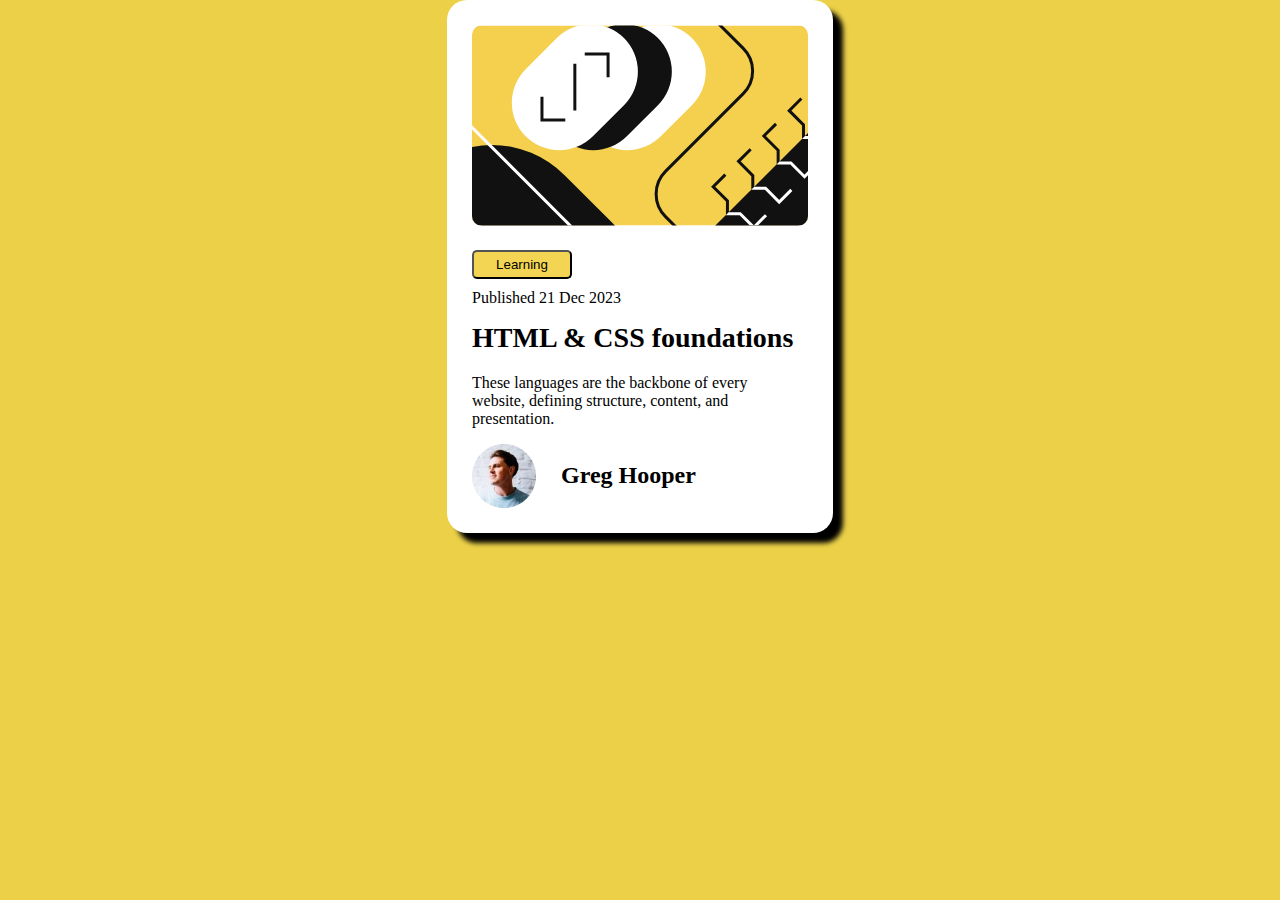
<file: blog-preview-card-main/index.html>
<!DOCTYPE html>
<html lang="en">
<head>
  <meta charset="UTF-8">
  <meta name="viewport" content="width=device-width, initial-scale=1.0"> <!-- displays site properly based on user's device -->

  <link rel="icon" type="image/png" sizes="32x32" href="./assets/images/favicon-32x32.png">
  
  <title>Frontend Mentor | Blog preview card</title>
 <link rel="stylesheet" href="style.css">
</head>
<body>
 <article>
  <header>
    <img src="assets/images/illustration-article.svg" alt="">
  </header>
  <section>
    <button>Learning</button>
    <p>Published 21 Dec 2023</p>
    <h1>HTML & CSS foundations</h1>
    <p>These languages are the backbone of every <br>website, defining structure, content, and <br>presentation.</p>
  </section>
  <footer>
    <div>
      <img src="assets/images/image-avatar.webp" alt="">
      <h2>Greg Hooper</h2>
    </div>
  </footer>
</article>
</body>
</html>
</file>
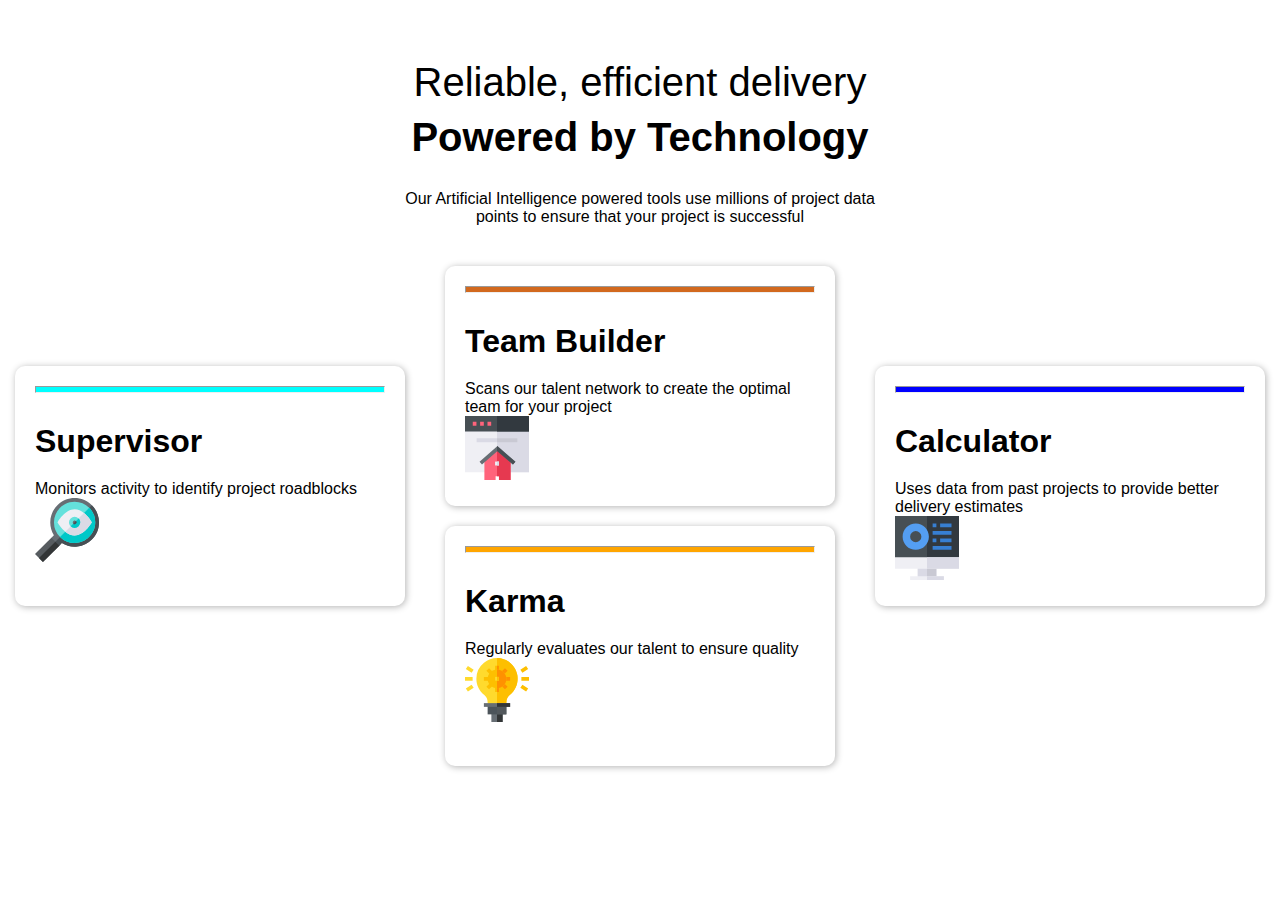
<file: four-card-feature-section-master/index.html>
<!DOCTYPE html>
<html lang="en">
<head>
  <meta charset="UTF-8">
  <meta name="viewport" content="width=device-width, initial-scale=1.0"> <!-- displays site properly based on user's device -->

  <link rel="icon" type="image/png" sizes="32x32" href="./images/favicon-32x32.png">
  
  <title>Frontend Mentor | Four card feature section</title>

  <link rel="stylesheet" href="style.css">
</head>
<body>
  <article>
    <div>
      <h2>Reliable, efficient delivery</h2>
      <h1>Powered by Technology</h1>
      <p> Our Artificial Intelligence powered tools use millions of project data points 
        to ensure that your project is successful</p>
    </div>
  </article>
  
 <section>

  <div class="supervisor-2">
    <hr class="supervisor">
    <h1>Supervisor</h1>
    <h2> Monitors activity to identify project roadblocks</h2>
    <img src="images/icon-supervisor.svg" alt="">
  </div>
  <aside>
    <div>
      <hr class="builder">
      <h1>Team Builder</h1>
      <h2> Scans our talent network to create the optimal team for your project</h2>
     <img src="images/icon-team-builder.svg" alt="">
    </div>

   <div class="">
    <hr class="karma">
    <h1>Karma</h1>
    <h2>Regularly evaluates our talent to ensure quality</h2>
    <img src="images/icon-karma.svg" alt="">
   </aside>
  </div>
  <div class="calculator-2">
    <hr class="calculator">
    <h1>Calculator</h1>
    <h2> Uses data from past projects to provide better delivery estimates</h2>
    <img src="images/icon-calculator.svg" alt="">
  </div>
 </section>

  
 

  
 

  
  

  
 

</body>
</html>
</file>
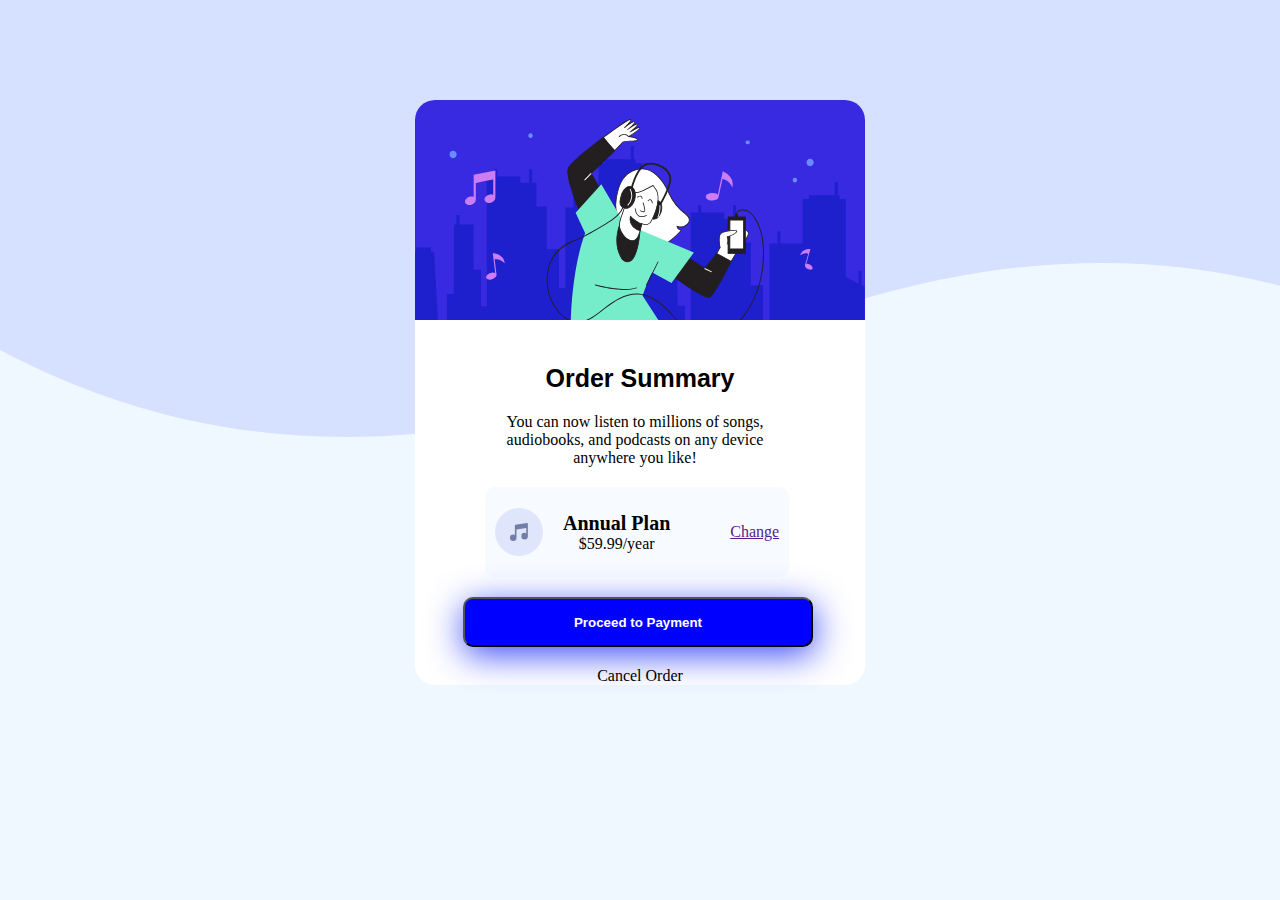
<file: order-summary-component-main/index.html>
<!DOCTYPE html>
<html lang="en">
<head>
  <meta charset="UTF-8">
  <meta name="viewport" content="width=device-width, initial-scale=1.0"> <!-- displays site properly based on user's device -->

  <link rel="icon" type="image/png" sizes="32x32" href="./images/favicon-32x32.png">
  
  <title>Frontend Mentor | Order summary card</title>

  <link rel="stylesheet" href="style.css">
</head>
<body>

  <article>
    <section>
      <img src="images/illustration-hero.svg" alt="">
      <h1>Order Summary</h1>
      <p>You can now listen to millions of songs, audiobooks, and podcasts on any 
        device anywhere you like!</p>
    </section>
    <div>
      <img src="images/icon-music.svg" alt="">
      <span>
        <h1>Annual Plan</h1>
        <p> $59.99/year</p>
      </span>
      <a href="">Change</a>
    </div>
    <button>Proceed to Payment</button>
    <p>Cancel Order</p>
  </article>
</body>
</html>
</file>
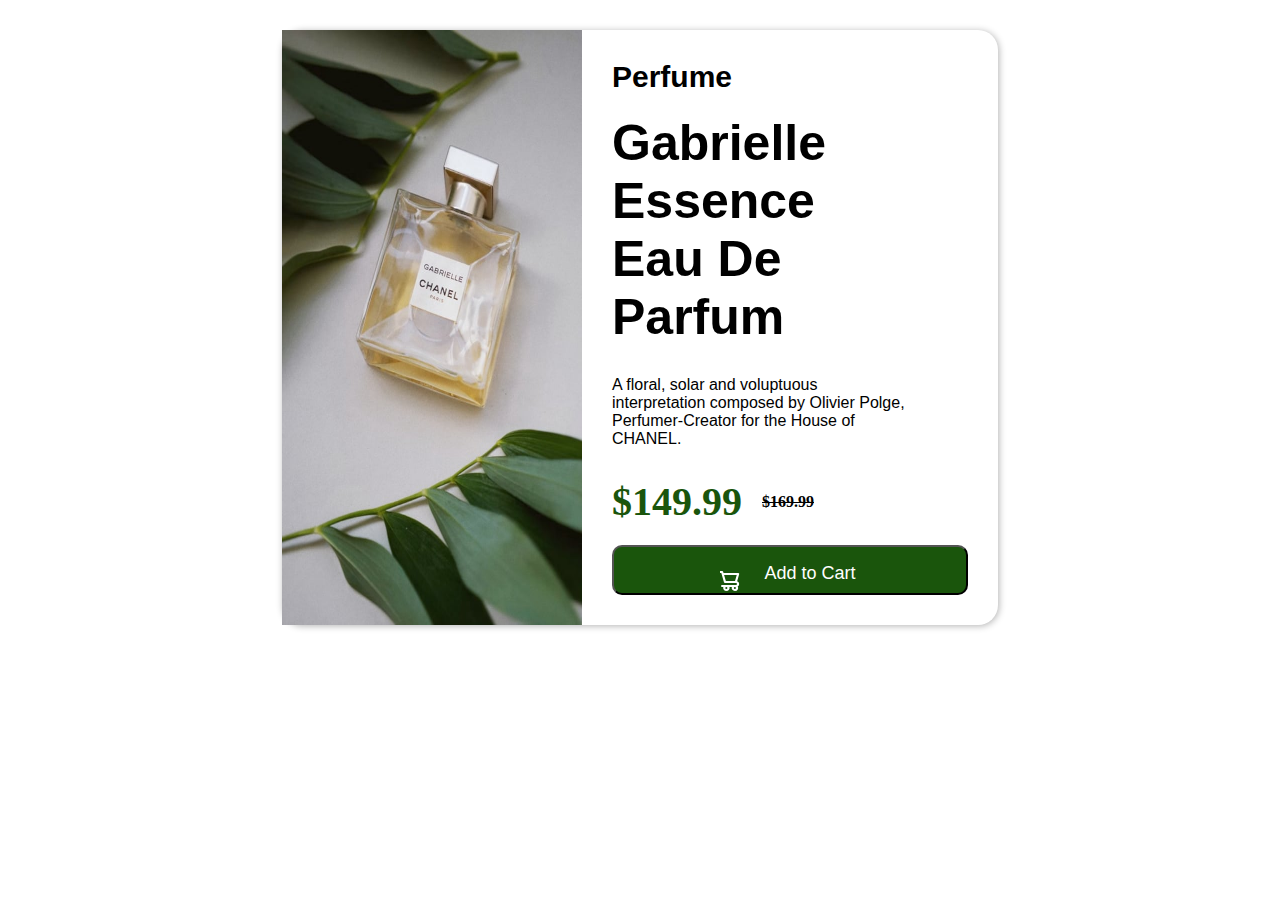
<file: product-preview-card-component-main/index.html>
<!DOCTYPE html>
<html lang="en">
<head>
  <meta charset="UTF-8">
  <meta name="viewport" content="width=device-width, initial-scale=1.0"> <!-- displays site properly based on user's device -->

  <link rel="icon" type="image/png" sizes="32x32" href="./images/favicon-32x32.png">
  
  <title>Frontend Mentor | Product preview card component</title>

  <link rel="stylesheet" href="style.css">
</head>
<body>

  <article>
    <img src="images/image-product-desktop.jpg" alt="">

    <section>
      <h1 class="perfume">Perfume</h1>
      <h1 class="marca">Gabrielle Essence Eau De Parfum</h1>
      <p>A floral, solar and voluptuous interpretation composed by Olivier Polge, 
        Perfumer-Creator for the House of CHANEL.</p>
      <div>
        <h3>$149.99</h3>
        <h4>$169.99</h4> 
      </div>
      <button>
        <div>
          <img src="images/icon-cart.svg" alt="">
          <p>Add to Cart</p>
        </div>
      </button>
    </section>
  </article>
  

  

  

  
  

  
  
</body>
</html>
</file>
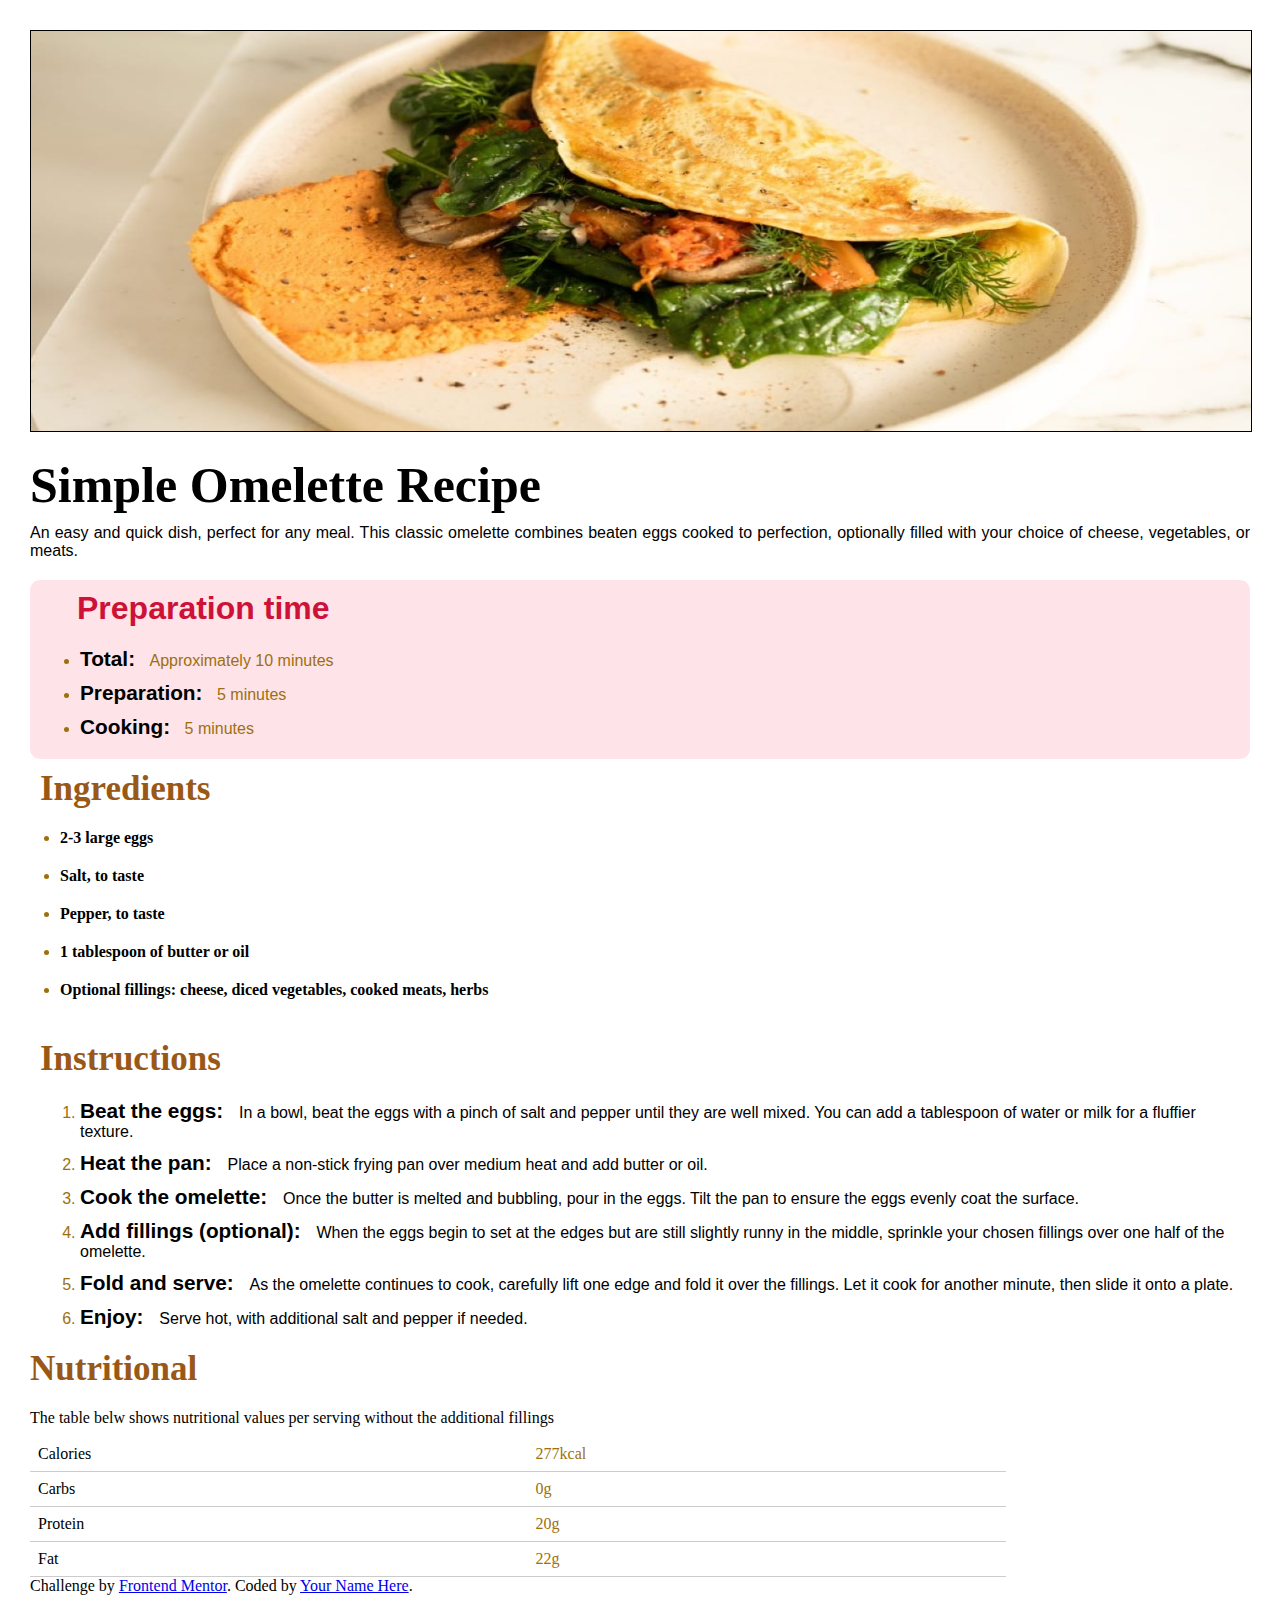
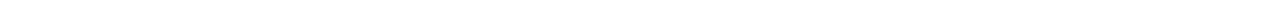
<file: recipe-page-main/index.html>
<!DOCTYPE html>
<html lang="en">
<head>
  <meta charset="UTF-8">
  <meta name="viewport" content="width=device-width, initial-scale=1.0"> <!-- displays site properly based on user's device -->

  <link rel="icon" type="image/png" sizes="32x32" href="./assets/images/favicon-32x32.png">
  
  <title>Frontend Mentor | Recipe page</title>

  <link rel="stylesheet" href="style.css">
</head>
<body >

  <img class="image-omelette" src="assets/images/image-omelette.jpeg" alt="">
  <h1 class="title">
    Simple Omelette Recipe
  </h1>

  <p class="description">
    An easy and quick dish, perfect for any meal. This classic omelette combines beaten eggs cooked 
    to perfection, optionally filled with your choice of cheese, vegetables, or meats.
  </p>

  <section class="preparationTime">
    <h1 class="titlePreparation">Preparation time</h1>
  <ul class="listPreparation"> 
    <li>
      <h1>Total:</h1>
      <p>Approximately 10 minutes</p>
    </li>
    <li>
      <h1>Preparation:</h1>
      <p>5 minutes</p>
    </li>
    <li>
      <h1>Cooking:</h1>
      <p>5 minutes</p>
    </li>
  </ul>
  
  </section>

  <section class="ingredients">
    <h1 class="titleIngredients">
      Ingredients
    </h1>
    <ul class="listIngredients">
      <li>
        <h1>
          2-3 large eggs
        </h1>
      </li>
      <li>
        <h1>
          Salt, to taste
        </h1>
      </li>
      <li>
        <h1>
          Pepper, to taste
        </h1>
      </li>
      <li>
        <h1>
          1 tablespoon of butter or oil
        </h1>
      </li>
      <li>
        <h1>
          Optional fillings: cheese, diced vegetables, cooked meats, herbs
        </h1>
      </li>
    </ul>
  </section>

  <section class="instructions">
   <h1 class="titleInstructions">
     Instructions
   </h1>
   <ol class="listInstructions" type="1">
    <li>
      <h1>
        Beat the eggs:
      </h1>
      <p>
        In a bowl, beat the eggs with a pinch of salt and pepper until they are well mixed. 
       You can add a tablespoon of water or milk for a fluffier texture.
      </p>
    </li>
    <li>
      <h1>
        Heat the pan:
      </h1>
      <p>
        Place a non-stick frying pan over medium heat and add butter or oil.
      </p>
    </li>
    <li>
      <h1>
        Cook the omelette:
      </h1>
      <p>
        Once the butter is melted and bubbling, pour in the eggs. Tilt the pan to ensure 
       the eggs evenly coat the surface.
      </p>
    </li>
    <li> 
      <h1>
        Add fillings (optional):
      </h1>
      <p>
        When the eggs begin to set at the edges but are still slightly runny in the 
       middle, sprinkle your chosen fillings over one half of the omelette.
      </p>    
    </li>
    <li>
      <h1>
        Fold and serve:
      </h1>
      <p>
        As the omelette continues to cook, carefully lift one edge and fold it over the 
       fillings. Let it cook for another minute, then slide it onto a plate.
      </p>
    </li>
    <li>
      <h1>
        Enjoy: 
      </h1>
      <p>
        Serve hot, with additional salt and pepper if needed.
      </p>
    </li>
   </ol> 
  </section>

 <section>

  <section class="tableSection">
    <h1 class="titleTable">Nutritional </h1>
    <p class="descriptionTable">The table belw shows nutritional values per serving without the additional fillings</p>
    <table class="nutrition-table">
        <tbody>
            <tr>
                <td class="titleClave">Calories</td>
                <td class="valor">277kcal</td>
            </tr>
            <tr>
                <td class="titleClave">Carbs</td>
                <td class="valor">0g</td>
            </tr>
            <tr>
                <td class="titleClave">Protein</td>
                <td class="valor">20g</td>
            </tr>
            <tr>
                <td class="titleClave">Fat</td>
                <td class="valor">22g</td>
            </tr>
        </tbody>
    </table>
  </section>
  
  <div class="attribution">
    Challenge by <a href="https://www.frontendmentor.io?ref=challenge" target="_blank">Frontend Mentor</a>. 
    Coded by <a href="#">Your Name Here</a>.
  </div>
</body>
</html>
</file>
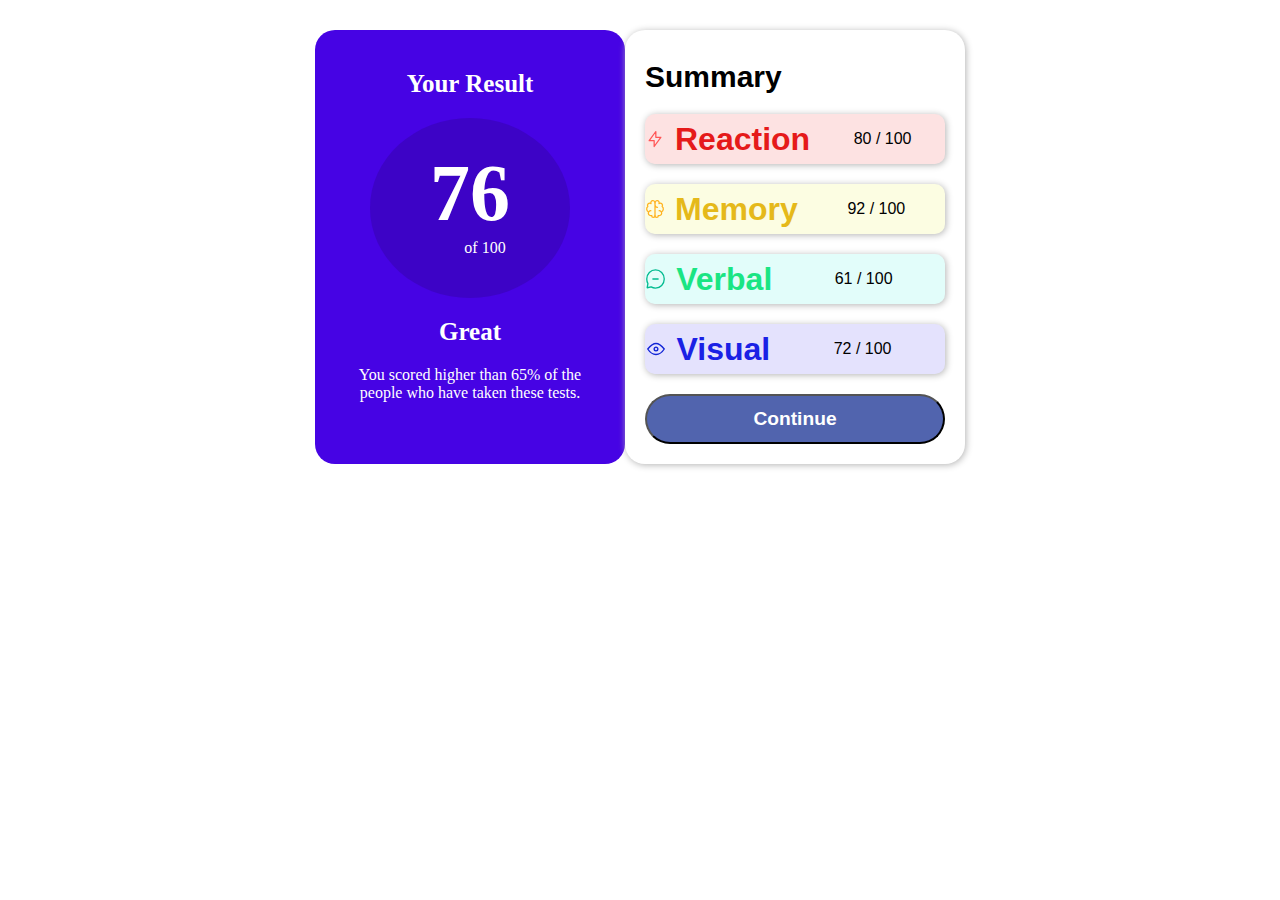
<file: results-summary-component-main/index.html>
<!DOCTYPE html>
<html lang="en">
<head>
  <meta charset="UTF-8">
  <meta name="viewport" content="width=device-width, initial-scale=1.0"> <!-- displays site properly based on user's device -->

  <link rel="icon" type="image/png" sizes="32x32" href="./assets/images/favicon-32x32.png">
  
  <title>Frontend Mentor | Results summary component</title>

  <link rel="stylesheet" href="style.css">
</head>
<body>

  <article>

  <section class="result">
    <h1>Your Result</h1>
    <div class="circle">
      <h1>76</h1>
      <p>of 100</p>
    </div>
      <h1>Great</h1>
      <p> You scored higher than 65% of the people who have taken these tests.</p>
  </section>
  
<section class="summary">
  <h1 class="titleSummary">Summary</h1>
  <div class="contentResult reaction">
    <img src="assets/images/icon-reaction.svg" alt="">
    <h1>Reaction</h1>
    <p>80 / 100</p>
  </div>
  <div class="contentResult memory">
    <img src="assets/images/icon-memory.svg" alt="">
    <h1>Memory</h1>
    <p>92 / 100</p>
  </div>
  <div class="contentResult verbal">
    <img src="assets/images/icon-verbal.svg" alt="">
    <h1>Verbal</h1>
    <p> 61 / 100</p>
  </div>
  <div class="contentResult visual">
    <img src="assets/images/icon-visual.svg" alt="" srcset="">
    <h1>Visual</h1>
    <p>72 / 100</p>
  </div>
  <button>Continue</button>
</section>
</article>
</body>
</html>
</file>
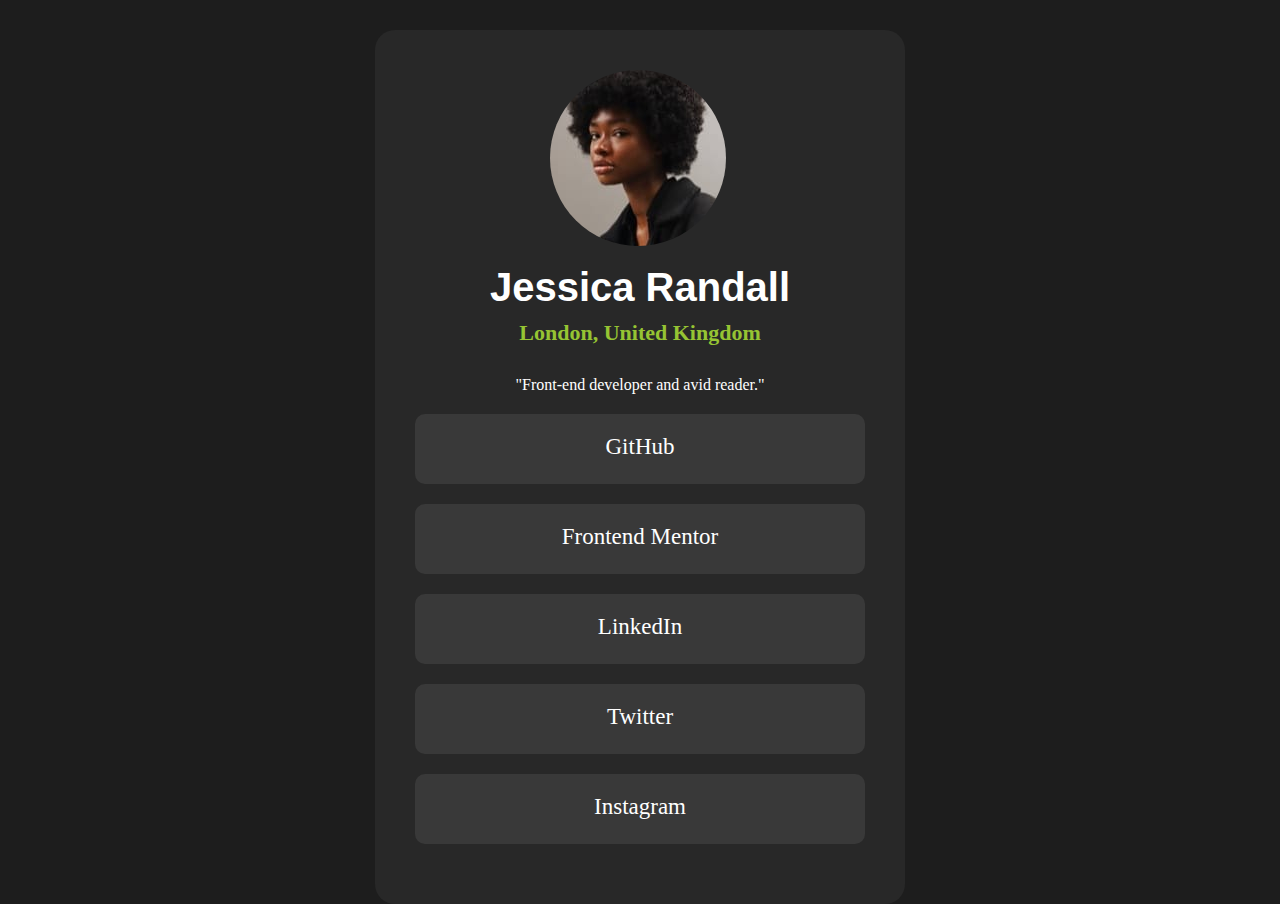
<file: social-links-profile-main/index.html>
<!DOCTYPE html>
<html lang="en">
<head>
  <meta charset="UTF-8">
  <meta name="viewport" content="width=device-width, initial-scale=1.0"> <!-- displays site properly based on user's device -->

  <link rel="icon" type="image/png" sizes="32x32" href="./assets/images/favicon-32x32.png">
  
  <title>Frontend Mentor | Social links profile</title>
<link rel="stylesheet" href="style.css">
  <!-- Feel free to remove these styles or customise in your own stylesheet 👍 -->
  <style>
    .attribution { font-size: 11px; text-align: center; }
    .attribution a { color: hsl(228, 45%, 44%); }
  </style>
</head>
<body>

  <article>
    <header >
      <img src="assets/images/avatar-jessica.jpeg" alt="">
      <h1>Jessica Randall</h1>
      <h2>London, United Kingdom</h2>
      <p>"Front-end developer and avid reader."</p>
    </header>
  <section>
    <div>GitHub</div>
    <div>Frontend Mentor</div>
    <div>LinkedIn</div>
    <div>Twitter</div>
    <div>Instagram</div>
  </section>
  
</article>

</body>
</html>
</file>
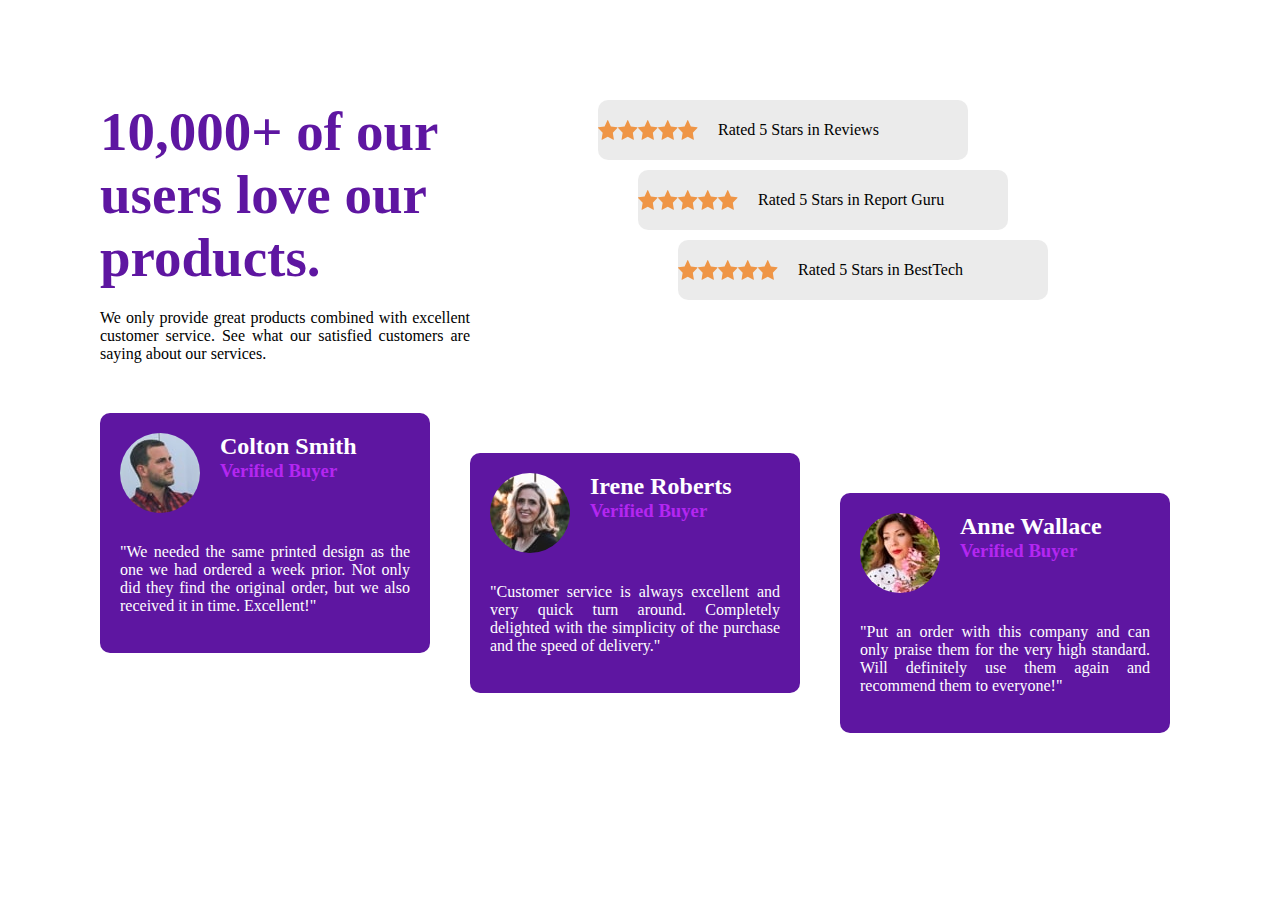
<file: social-proof-section-master/index.html>
<!DOCTYPE html>
<html lang="en">
  <head>
    <meta charset="UTF-8" />
    <meta name="viewport" content="width=device-width, initial-scale=1.0" />
    <!-- displays site properly based on user's device -->

    <link
      rel="icon"
      type="image/png"
      sizes="32x32"
      href="./images/favicon-32x32.png"
    />

    <title>Frontend Mentor | Social proof section</title>

    <link rel="stylesheet" href="style.css">
  </head>
  <body>

    <article>
      <section>
        <h1>10,000+ of our users love our products.</h1>
        <p>We only provide great products combined with excellent customer service.
          See what our satisfied customers are saying about our services.</p>
      </section>

      <section>
        <div class="">
          
          <img src="images/icon-star.svg" alt="">
          <img src="images/icon-star.svg" alt="">
          <img src="images/icon-star.svg" alt="">
          <img src="images/icon-star.svg" alt="">
          <img src="images/icon-star.svg" alt="">
          <p> Rated 5 Stars in Reviews</p>
        </div>
        <div class="rated-1">
          <img src="images/icon-star.svg" alt="">
          <img src="images/icon-star.svg" alt="">
          <img src="images/icon-star.svg" alt="">
          <img src="images/icon-star.svg" alt="">
          <img src="images/icon-star.svg" alt="">
          <p> Rated 5 Stars in Report Guru</p>
        </div>
        <div class="rated-2">
          <img src="images/icon-star.svg" alt="">
          <img src="images/icon-star.svg" alt="">
          <img src="images/icon-star.svg" alt="">
          <img src="images/icon-star.svg" alt="">
          <img src="images/icon-star.svg" alt="">
          <p>  Rated 5 Stars in BestTech</p>
        </div>
      </section>
    </article>
      <section class="sec_people">
        <aside class="">
        <div>
          <img src="images/image-colton.jpg" alt="">
          <span>
            <h2>Colton Smith</h2>
            <h3>Verified Buyer</h3>
          </span>
        </div>
        <p>"We needed the same printed design as the one we had ordered a week prior.
          Not only did they find the original order, but we also received it in time.
          Excellent!"</p>
        </aside>
        <aside class="people-1">
          <div>
            <img src="images/image-irene.jpg" alt="">
            <span>
              <h2> Irene Roberts </h2>
              <h3>Verified Buyer</h3>
            </span>
          </div>
          <p>  "Customer service is always excellent and very quick turn around. Completely
            delighted with the simplicity of the purchase and the speed of delivery."</p>
          </aside>
          <aside class="people-2">
            <div>
              <img src="images/image-anne.jpg" alt="">
              <span>
                <h2>Anne Wallace</h2>
                <h3>Verified Buyer</h3>
              </span>
            </div>
            <p>"Put an order with this company and can only praise them for the very high
              standard. Will definitely use them again and recommend them to everyone!"</p>
            </aside>
      </section>
   
  </body>
</html>
</file>
<file: blog-preview-card-main/style.css>
*{
    margin: 0%;
}

body{
    background-color: #ebd048;
    display: flex;
    flex-direction: column;
    align-items: center;
    justify-content: center;
}


article{
    background-color: white;
    font-family: 'Franklin Gothic';
    padding: 25px;
    border-radius: 20px;
    box-shadow: 10px 10px 5px black;
}

article header img{
    border-radius: 10px;
}

section button{
    width: 100px;
    background-color: #f3d553;
    font-family: 'Franklin Gothic Medium', 'Arial Narrow', Arial, sans-serif;
    padding: 5px;
    margin-top: 20px;
    border-radius: 5px;
    margin-bottom: 10px;
}

section p{
    margin-bottom: 15px;
}
section h1{
    font-size: 28px;
    margin-bottom: 20px;
}

footer div {
    display: flex;
    align-items: center;
    gap: 25px;
}
</file>
<file: four-card-feature-section-master/style.css>
*{
    margin: 0%;
}

body{
    display: flex;
    flex-direction: column;
    align-items: center;
    justify-content: center;
    padding-top: 60px;
}

article div h2{
   font-size: 40px;
   font-family:'Trebuchet MS', 'Lucida Sans Unicode', 'Lucida Grande', 'Lucida Sans', Arial, sans-serif;
   font-weight: normal;
   text-align: center; 
}
article div h1{
    margin-top: 10px;
    font-size: 40px;
    font-family:'Trebuchet MS', 'Lucida Sans Unicode', 'Lucida Grande', 'Lucida Sans', Arial, sans-serif;
    font-weight: bold;
    text-align: center;    
}

article div p{
    margin-top: 30px;
    width: 500px;
    text-align: center;
    font-family:'Trebuchet MS', 'Lucida Sans Unicode', 'Lucida Grande', 'Lucida Sans', Arial, sans-serif;
    font-weight: normal;
    margin-bottom: 40px;
}

body section{
    display: flex;
    gap: 40px;
    font-family: 'Trebuchet MS', 'Lucida Sans Unicode', 'Lucida Grande', 'Lucida Sans', Arial, sans-serif;
}
body section div h1{
    margin-top: 30px;
}
body section div h2 {
    font-weight: normal;
    font-size: medium;
    margin-top: 20px;
}
body section div{
    padding: 20px;
    box-shadow: 1px 1px 7px rgb(179, 179, 179);
    height: 200px;
    border-radius: 10px;
    width: 350px;
}
body section aside div {
    margin-bottom: 20px;
}
.supervisor{
    background-color: aqua;
    height: 5px;
}

.builder{
    background-color: chocolate;
    height: 5px;
}

.karma{
    background-color:orange;
    height: 5px;
}

.calculator{
    background-color: blue;
    height: 5px;
}

.supervisor-2{
    margin-top: 100px;
}

.calculator-2{
    margin-top: 100px;
}
</file>
<file: order-summary-component-main/style.css>
*{
    margin: 0%;
}

body{
    width: 100%;
    background-image: url('images/pattern-background-desktop.svg');
    background-repeat: repeat-x;
    background-color: aliceblue;
    display: flex;
    flex-direction: column;
    align-items: center;
    justify-content: center;
}

article{
    background-color: white;
    border-radius: 20px;
    margin-top: 100px;
}
article section img{
    border-top-left-radius: 20px;
    border-top-right-radius: 20px;
}

article section h1{
    font-family: 'Franklin Gothic Medium', 'Arial Narrow', Arial, sans-serif;
    font-size: 25px;
    text-align: center;
    margin-top: 40px;
}
article section p{
    width: 300px;
    font-family: 'Franklin Gothic';
    text-align: center;
    margin-left: 70px;
    margin-top: 20px;
}

article div {
    display: flex;
    align-items: center;
    gap: 20px;
    background-color:rgb(240, 248, 255, 0.5) ;
    width: max-content;
    border-radius: 10px;
    height: 70px;
    padding: 10px;
    margin-left: 70px;
    margin-top:20px;
}

article div h1{
    font-size: 20px;
}
article div p{
    margin-top: 0%;
}
article div a{
    margin-left: 40px;
}

button{
    background-color: blue;
    color: white;
    width: 350px;
    height: 50px;
    border-radius: 10px;
    margin-top: 20px;
    margin-left: 48px;
    box-shadow: 1px 8px 35px rgb(60, 75, 245);
    font-weight: bold;
}

article p{
    text-align: center;
    margin-top: 20px;
    
}
</file>
<file: product-preview-card-component-main/style.css>
*{
    margin: 0%;
}

body{
    display: flex;
    flex-direction: column;
    align-items: center;
    justify-content: center;
}

article{
    display: flex;
    box-shadow: 1px 1px 7px rgb(179, 179, 179);
    border-radius: 20px;
    margin-top: 30px;
}

article img{
    width: 300px;
}
section{
    padding: 30px;
}
.perfume{
    font-family:'Trebuchet MS', 'Lucida Sans Unicode', 'Lucida Grande', 'Lucida Sans', Arial, sans-serif;
    font-size: 30px;
    margin-bottom: 20px;
}

.marca{
    font-family: 'Franklin Gothic Medium', 'Arial Narrow', Arial, sans-serif;
    font-size: 50px;
    width: 280px;
    margin-bottom: 30px;
}

article section p{
    width: 300px;
    font-family: 'Gill Sans', 'Gill Sans MT', Calibri, 'Trebuchet MS', sans-serif;
    margin-bottom: 30px;
}

article section div {
    display: flex;
    gap: 20px;
    align-items: center;
    margin-bottom: 20px;
}

article section h3{
    font-size: 40px;
    color: #1a550c;
} 

article section h4 {
    text-decoration: line-through;
}
section button div img{
    width: 20px;
    height: 20px;
    transform: translateX(100px);
}
section button div{
   display: flex;
   align-items: center;
}
section button div p{
    margin-top: 15px;
}
section button{
    background-color: #1a550c;
    color: white;
    font-size: large;
    height: 50px;
    border-radius: 10px;
}
</file>
<file: recipe-page-main/style.css>
*{
    margin: 0%;
}
body{
    padding: 30px;
}
.image-omelette{
    width: 100%;
    height: 400px;
    border: 1px solid;
}

.title{
   font-size: 50px;
   margin-top: 20px;
   margin-bottom: 10px;
}

.description{
  font-family: Arial, Helvetica, sans-serif;
  text-align: justify;
  margin-bottom: 20px;
}

.preparationTime {
    background-color: rgba(248, 116, 143, 0.2);
    border-radius: 10px;
    padding: 10px;
  
  }
  
  .titlePreparation {
    color: rgb(205, 17, 55);
    margin-left: 37px;
    margin-bottom: 20px;
    font-family: 'Franklin Gothic Medium', 'Arial Narrow', Arial, sans-serif;
  }
  
  .listPreparation {
    font-family: 'Franklin Gothic Medium', 'Arial Narrow', Arial, sans-serif;
    padding-left: 40px; 
    list-style-type: disc; 
  }
  
  .listPreparation li {
    margin-bottom: 10px; 
  }
  
  .listPreparation li h1 {
    display: inline; 
    font-size: 1.3rem; 
    font-weight: bold;
    margin-right: 10px; 
  }
  
  .listPreparation li p {
    display: inline; 
    margin: 0; 
  }
  
.ingredients{
    padding: 10px;

}
.titleIngredients{
    font-size: 35px;
    color: rgb(154, 88, 23);
    font-family: Georgia, 'Times New Roman', Times, serif;
    margin-bottom: 20px;
}

.listIngredients{
    list-style-type: disc;
    padding-left: 20px;
}
.listIngredients, ul , li{
    margin-bottom: 20px;
    font-size: 1em;
    color: #9d700d;
} 
.listIngredients, ul ,li h1 {
    margin: 0%;
    color: black;
    font-size: medium;
}

.instructions{
 padding: 10px;
}

.titleInstructions{
    font-size: 35px;
    color: rgb(154, 88, 23);
    font-family: Georgia, 'Times New Roman', Times, serif;
    margin-bottom: 20px;
}

.listInstructions{
    font-family: 'Franklin Gothic Medium', 'Arial Narrow', Arial, sans-serif;
    padding-left: 40px; 
    
}
.listInstructions li{
    margin-bottom: 10px;
}


.listInstructions li  h1{
    display: inline; 
    font-size: 1.3rem; 
    font-weight: bold;
    margin-right: 10px; 
}
.listInstructions li p {
    display: inline; 
    margin: 0; 
    color: black;
}
.tableSection{
    width: 80%;
}

.titleTable{
    font-size: 35px;
    color: rgb(154, 88, 23);
    font-family: Georgia, 'Times New Roman', Times, serif;
    margin-bottom: 20px;
}

.descriptionTable{
    font-family: 'Franklin Gothic';
    margin-bottom: 10px;
}
.nutrition-table {
   border-collapse: collapse;
    width: 100%;
}

.nutrition-table th,
.nutrition-table td {
    border-bottom: 1px solid #ccc;
    padding: 8px;
}

.nutrition-table th {
    background-color: #f0f0f0;
}

.titleClave{
    font-family: 'Franklin Gothic';
}

.valor{
    font-family: 'Franklin Gothic';
    color: #9d700d;
}
</file>
<file: results-summary-component-main/style.css>
*{
    margin: 0%;
}

body{
    display: flex;
    flex-direction: column;
    align-items: center;
    justify-content: center;
}

article{
    display: flex;
    border-radius: 20px;
    margin-top: 30px;
}

.result{
    background-color: rgb(70, 3, 228);
    border-radius: 20px;
    color: white;
    font-family: 'Franklin Gothic';
    display: flex;
    flex-direction: column;
    align-items: center;
    gap: 20px;
    padding: 40px;
}

.result h1 {
    text-align: center;
    font-size: 25px;
}

.circle{
    background-color: rgba(42, 4, 130, 0.3);
    width: 200px;
    height: 180px;
    border-radius: 50%;
}

.circle h1{
    font-size: 80px;
    padding-top: 30px;
}

.circle p {
    font-family: 'Franklin Gothic';
}
section p{
    width: 230px;
    text-align: center;
}

.summary{
    box-shadow: 1px 1px 7px rgb(179, 179, 179);
    border-radius: 20px;
    font-family: 'Franklin Gothic Medium', 'Arial Narrow', Arial, sans-serif;
    padding: 20px;
}

.titleSummary{
    font-size: 30px;
    margin-top: 10px;
    margin-bottom: 20px;
}

.contentResult{
    display: flex;
    gap: 10px;
    width: 300px;
    height: 50px;
    align-items: center;
    box-shadow: 1px 1px 7px rgb(179, 179, 179);
    border-radius: 10px;
    margin-bottom: 20px;
}

.contentResult img{
    width: 30px;
}

.reaction{
    background-color: rgb(246, 111, 111, 0.2);
}
.reaction h1{
    color: #e51a1a;
}

.memory{
    background-color: rgba(242, 246, 111, 0.2);
}
.memory h1{
    color: #e5b91a;
}

.verbal{
    background-color: rgba(111, 246, 230, 0.2);
}
.verbal h1{
    color: #1ae583;
}

.visual{
    background-color: rgba(120, 111, 246, 0.2);
}
.visual h1{
    color: #1a21e5;
}

button{
    width: 300px;
    height: 50px;
    border-radius: 30px;
    background-color: #5164ae;
    color: white;
    font-size: larger;
    font-weight: bold;
}
</file>
<file: social-links-profile-main/style.css>
*{
    margin: 0%;
}
body{
    background-color: #1d1d1d;
    color: white;
    display: flex;
    flex-direction: column;
    align-items: center;
    justify-content: center;
}

article{
    width: max-content;
    background-color: #282828;
    padding: 40px;
    margin-top: 30px;
    border-radius: 20px;
}

header img{
    border-radius: 50%;
    margin: 0% 30%;
}

header h1{
    text-align: center;
    font-size: 40px;
    margin-top: 15px;
    font-weight: bold;
    font-family: 'Franklin Gothic Medium', 'Arial Narrow', Arial, sans-serif;
}

header h2{
    text-align: center;
    color: #96c433;
    font-size: 22px;
    font-family: 'Franklin Gothic';
    margin-top: 10px;
}

header p {
    text-align: center;
    margin-top: 30px;
    font-family: 'Franklin Gothic';
    margin-bottom: 20px;
}

section div {
    font-family: 'Franklin Gothic';
    width: 450px;
    height: 50px;
    background-color: #393939;
    margin-bottom: 20px;
    border-radius: 10px;
    text-align: center;
    padding-top: 20px;
    font-size: 23px;
}
</file>
<file: social-proof-section-master/style.css>
*{
    margin: 0%;
}

body{
    padding: 100px;
}

article{
    display: flex;
    gap: 8rem;
    
}

article section h1{
    width: 350px;
    font-size: 55px;
    color: rgb(94, 22, 161);
    margin-bottom: 20px;
}

article section p{
    width: 370px;
    text-align: justify;
    font-family: 'Franklin Gothic';
}

article section img{
    width: 20px;
    height: 20px;
}

article section div {
    display: flex; 
    align-items: center;
    background-color: rgb(204, 204, 204, 0.4);
    margin-bottom: 10px;
    height: 60px;
    border-radius: 10px;
    width: 370px;
}
article section{
    width: max-content;
}
article section div p{
    margin-left: 20px;
}

.rated-1{
    margin-left: 40px;
}
.rated-2{
    margin-left: 80px;
}

.sec_people{
    margin-top: 50px;
    display: flex;
    gap: 40px;
}
.sec_people aside{
    background-color:rgb(94, 22, 161);
    padding: 20px;
    border-radius: 10px;
    height: 200px;
}

.sec_people aside div h2{
    color: white;
}
.sec_people aside div h3{
    color: rgb(180, 38, 241);
}
.sec_people p{
    width: 290px;
    color: white;
    text-align: justify;
    font-family: 'Franklin Gothic';
    margin-top: 30px;
}
.sec_people div{
    display: flex;
    font-size: medium;
    gap: 20px;
}

.sec_people aside div img {
    border-radius: 50%;
}

.people-1{
    margin-top: 40px;
}

.people-2{
    margin-top: 80px;
}
</file>
